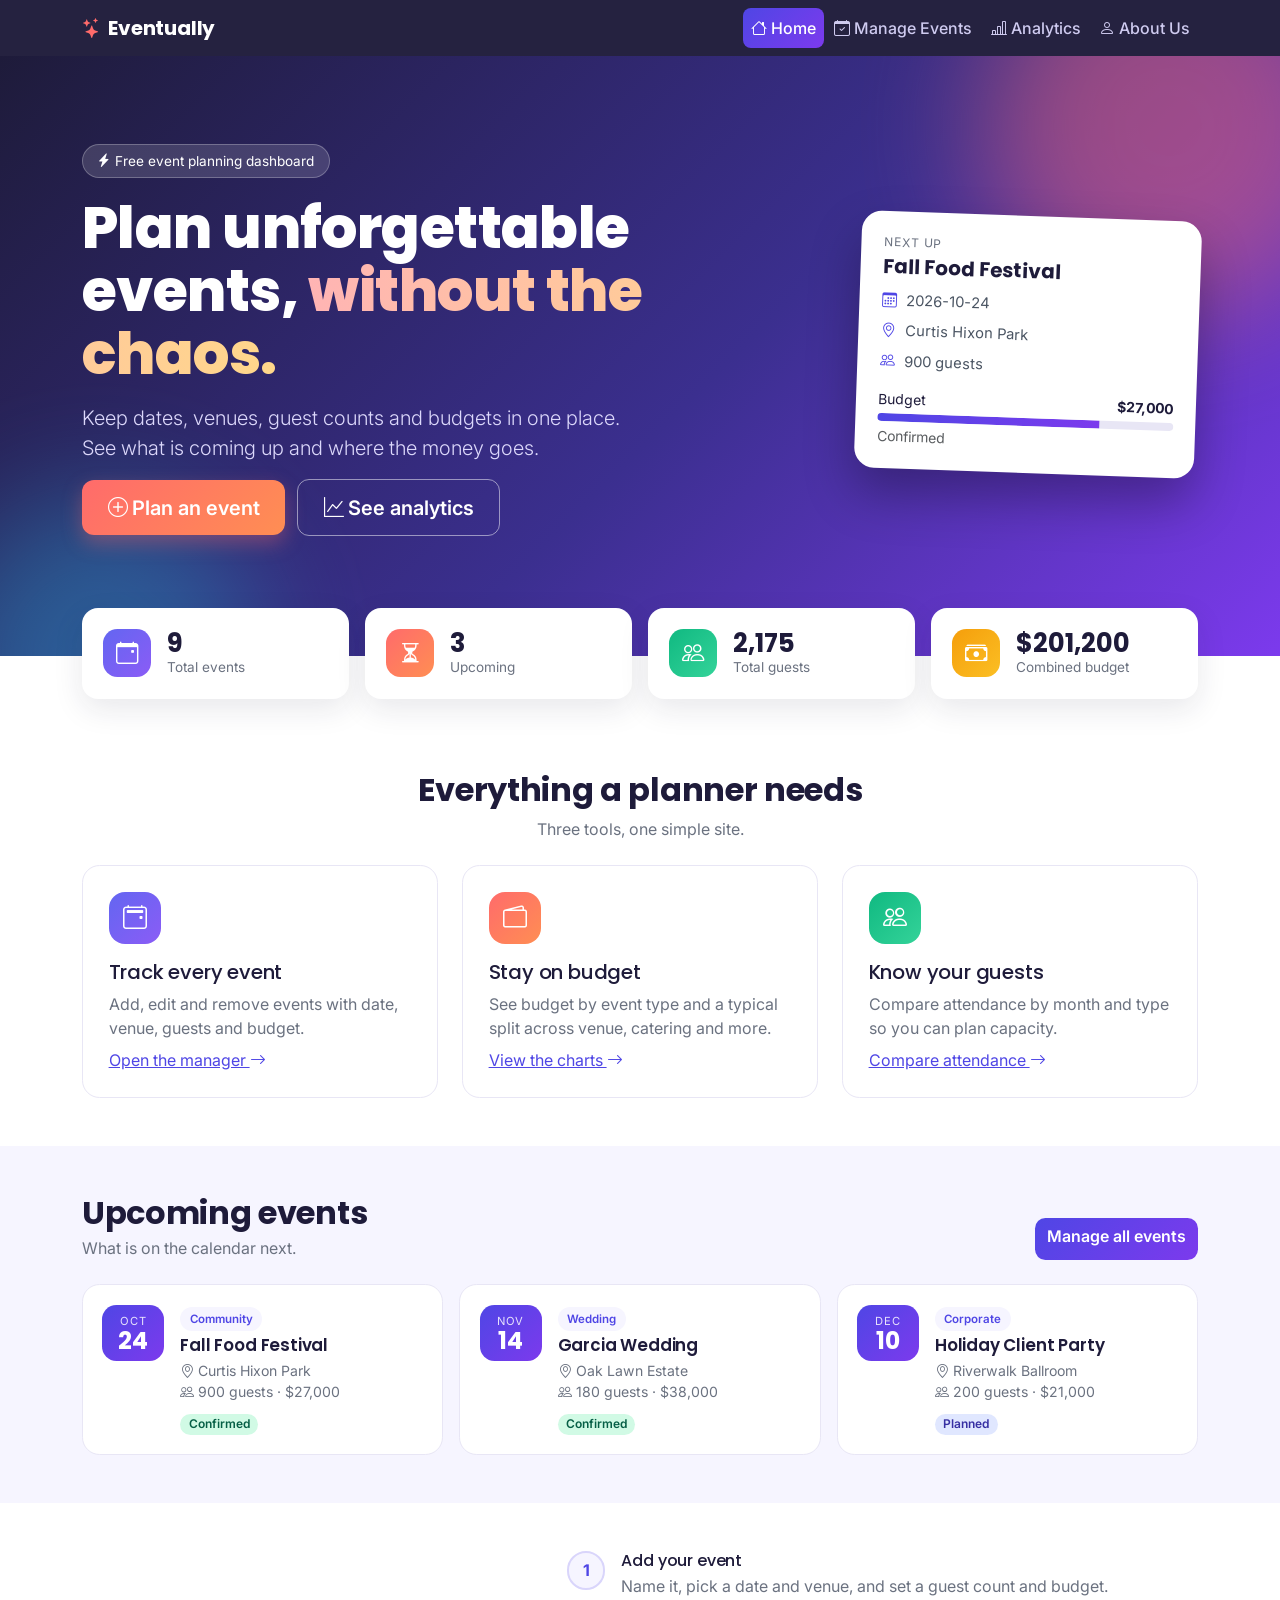
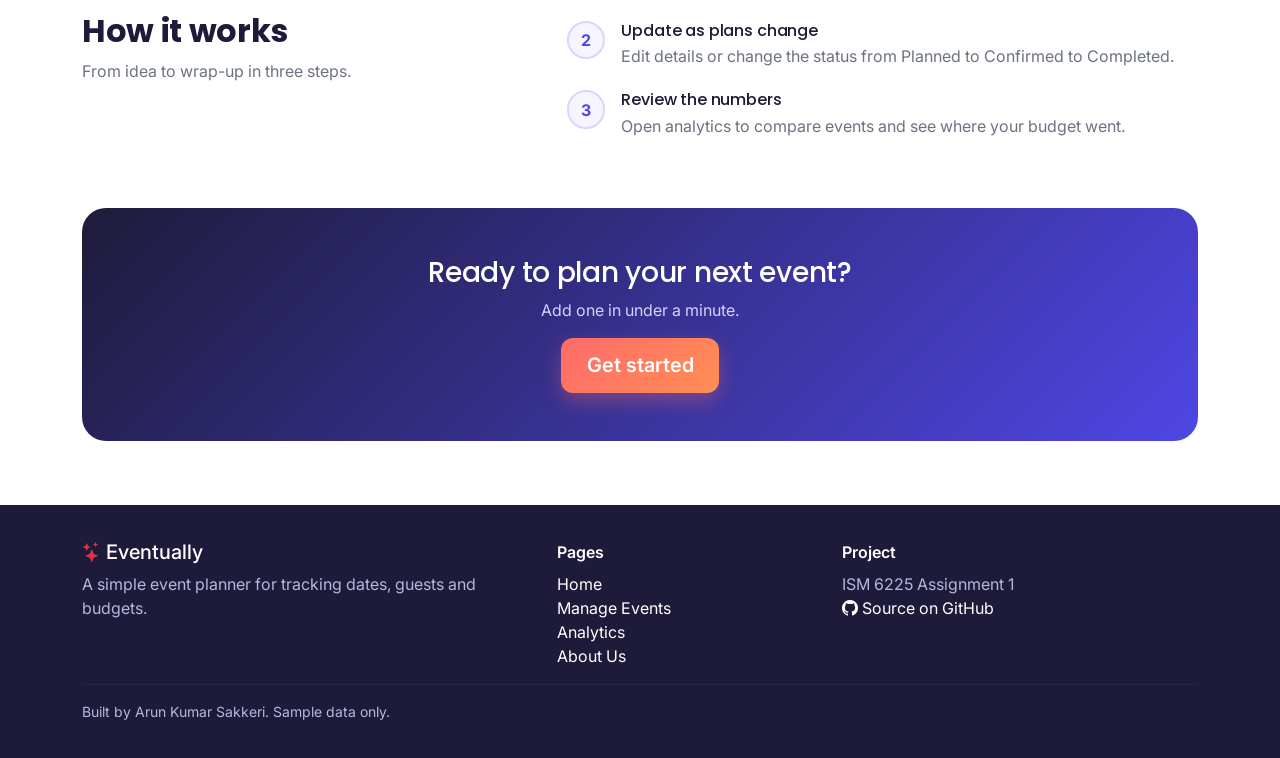
<file: index.html>
<!doctype html>
<html lang="en">
<head>
<meta charset="utf-8"><meta name="viewport" content="width=device-width,initial-scale=1">
<title>Eventually | Event Planner</title>
<meta name="description" content="Plan, track and analyze events in one place.">
<link rel="preconnect" href="https://fonts.googleapis.com"><link rel="preconnect" href="https://fonts.gstatic.com" crossorigin>
<link href="https://fonts.googleapis.com/css2?family=Inter:wght@400;500;600&family=Poppins:wght@600;700;800&display=swap" rel="stylesheet">
<link href="https://cdn.jsdelivr.net/npm/bootstrap@5.3.3/dist/css/bootstrap.min.css" rel="stylesheet">
<link href="https://cdn.jsdelivr.net/npm/bootstrap-icons@1.11.3/font/bootstrap-icons.min.css" rel="stylesheet">
<link href="css/style.css" rel="stylesheet">
</head>
<body>
<a class="skip" href="#main">Skip to content</a>
<div id="site-nav"></div>
<header class="hero">
 <div class="container"><div class="row align-items-center g-4">
  <div class="col-lg-7">
   <span class="eyebrow"><i class="bi bi-lightning-charge-fill me-1"></i>Free event planning dashboard</span>
   <h1>Plan unforgettable events, <span>without the chaos.</span></h1>
   <p class="lead my-3">Keep dates, venues, guest counts and budgets in one place. See what is coming up and where the money goes.</p>
   <a class="btn btn-grad btn-lg me-2 mb-2" href="manageevents.html"><i class="bi bi-plus-circle me-1"></i>Plan an event</a>
   <a class="btn btn-ghost btn-lg mb-2" href="analytics.html"><i class="bi bi-graph-up me-1"></i>See analytics</a>
  </div>
  <div class="col-lg-5"><div class="next-card" id="nextCard" aria-live="polite"></div></div>
 </div></div>
</header>

<main id="main">
 <section class="container stats-wrap"><div class="row g-3" id="stats" aria-live="polite"></div></section>

 <section class="container my-5 pt-4">
  <div class="text-center mb-4"><h2 class="section-title">Everything a planner needs</h2><p class="section-sub">Three tools, one simple site.</p></div>
  <div class="row g-4">
   <div class="col-md-4"><div class="feature"><div class="ico g1"><i class="bi bi-calendar2-event"></i></div><h3 class="h5">Track every event</h3><p class="section-sub mb-2">Add, edit and remove events with date, venue, guests and budget.</p><a href="manageevents.html">Open the manager <i class="bi bi-arrow-right"></i></a></div></div>
   <div class="col-md-4"><div class="feature"><div class="ico g2"><i class="bi bi-wallet2"></i></div><h3 class="h5">Stay on budget</h3><p class="section-sub mb-2">See budget by event type and a typical split across venue, catering and more.</p><a href="analytics.html">View the charts <i class="bi bi-arrow-right"></i></a></div></div>
   <div class="col-md-4"><div class="feature"><div class="ico g3"><i class="bi bi-people"></i></div><h3 class="h5">Know your guests</h3><p class="section-sub mb-2">Compare attendance by month and type so you can plan capacity.</p><a href="analytics.html">Compare attendance <i class="bi bi-arrow-right"></i></a></div></div>
  </div>
 </section>

 <section class="band py-5"><div class="container">
  <div class="d-flex justify-content-between align-items-end mb-4 flex-wrap gap-2">
   <div><h2 class="section-title mb-1">Upcoming events</h2><p class="section-sub mb-0">What is on the calendar next.</p></div>
   <a class="btn btn-primary" href="manageevents.html">Manage all events</a>
  </div>
  <div class="row g-3" id="upcoming"></div>
 </div></section>

 <section class="container my-5"><div class="row g-5 align-items-center">
  <div class="col-lg-5"><h2 class="section-title">How it works</h2><p class="section-sub">From idea to wrap-up in three steps.</p></div>
  <div class="col-lg-7 steps">
   <div class="step"><div class="n">1</div><h3 class="h6 mb-1">Add your event</h3><div class="section-sub">Name it, pick a date and venue, and set a guest count and budget.</div></div>
   <div class="step"><div class="n">2</div><h3 class="h6 mb-1">Update as plans change</h3><div class="section-sub">Edit details or change the status from Planned to Confirmed to Completed.</div></div>
   <div class="step"><div class="n">3</div><h3 class="h6 mb-1">Review the numbers</h3><div class="section-sub">Open analytics to compare events and see where your budget went.</div></div>
  </div>
 </div></section>

 <section class="container"><div class="cta"><h2 class="h3 mb-2">Ready to plan your next event?</h2><p class="mb-3" style="color:#d6d2fa">Add one in under a minute.</p><a class="btn btn-grad btn-lg" href="manageevents.html">Get started</a></div></section>
</main>
<div id="site-footer"></div>
<script src="https://cdn.jsdelivr.net/npm/bootstrap@5.3.3/dist/js/bootstrap.bundle.min.js"></script>
<script src="js/data.js"></script>
<script src="js/store.js"></script>
<script src="js/layout.js"></script>
<script src="js/home.js"></script>
</body>
</html>
</file>
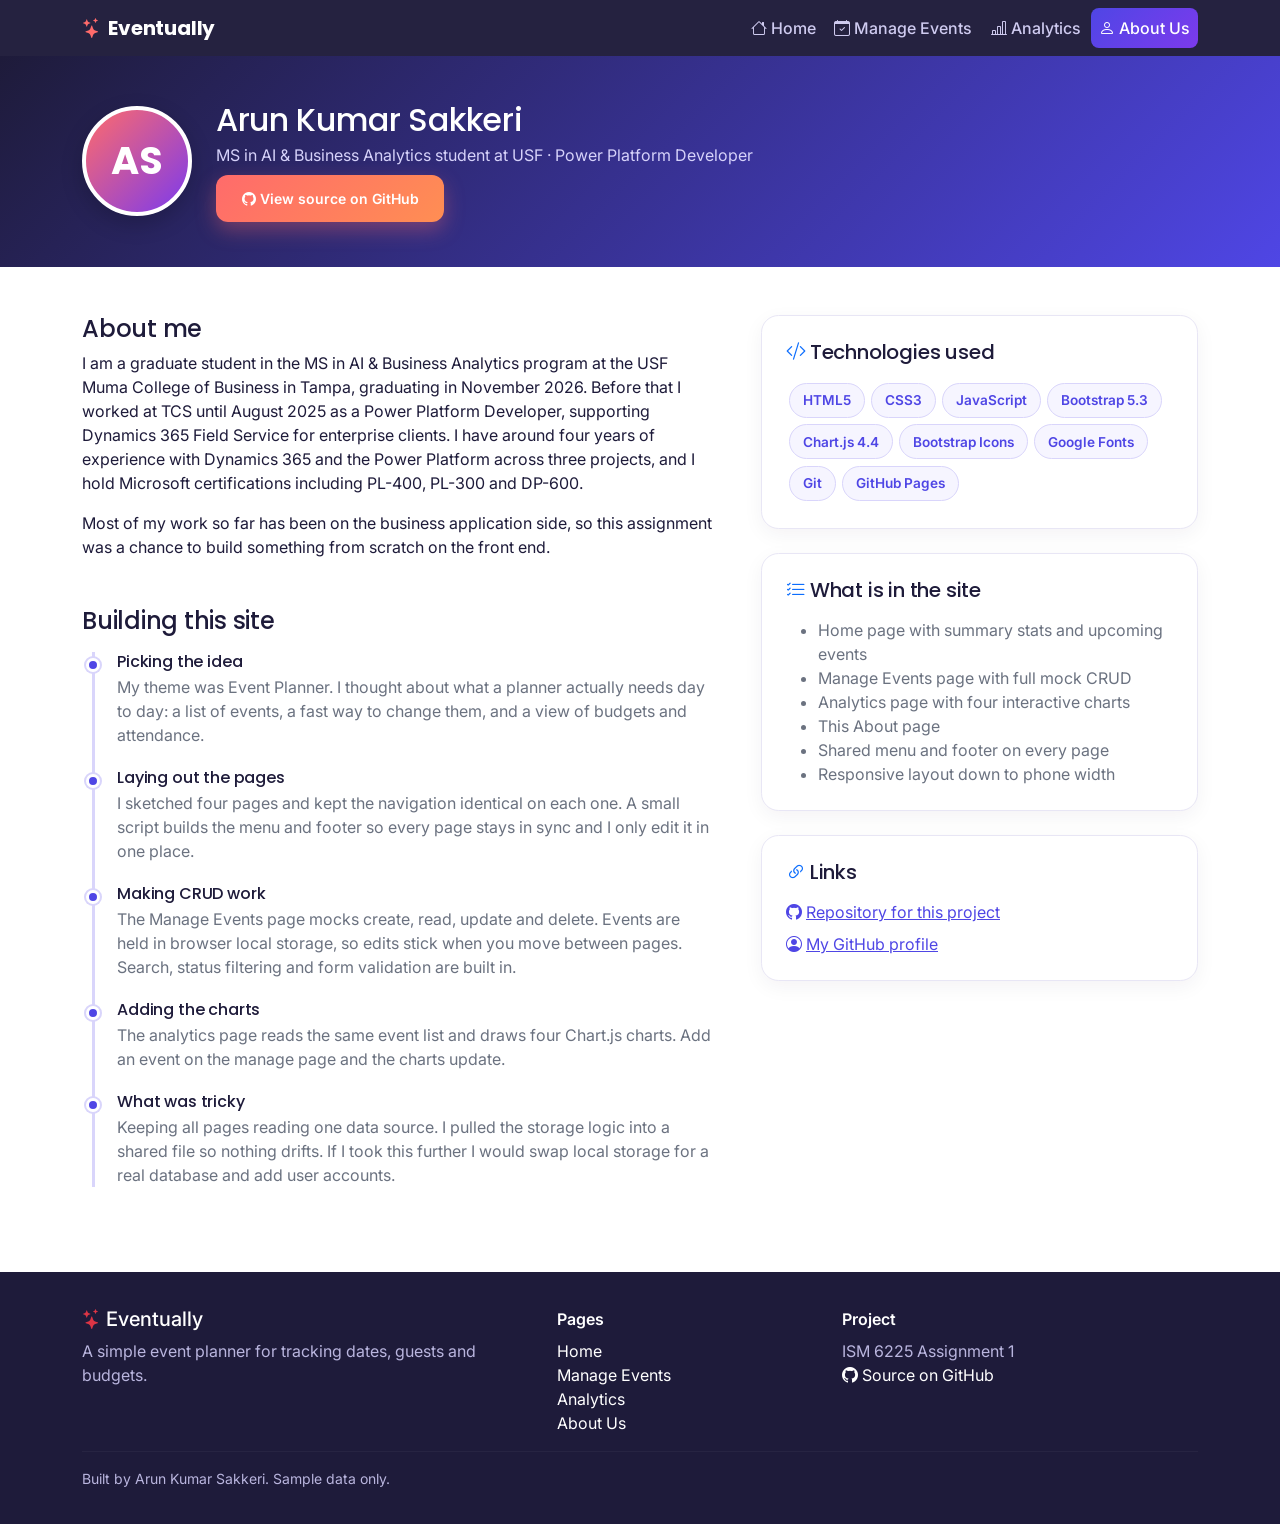
<file: aboutus.html>
<!doctype html>
<html lang="en">
<head>
<meta charset="utf-8"><meta name="viewport" content="width=device-width,initial-scale=1">
<title>Eventually | About Us</title>
<link rel="preconnect" href="https://fonts.googleapis.com"><link rel="preconnect" href="https://fonts.gstatic.com" crossorigin>
<link href="https://fonts.googleapis.com/css2?family=Inter:wght@400;500;600&family=Poppins:wght@600;700;800&display=swap" rel="stylesheet">
<link href="https://cdn.jsdelivr.net/npm/bootstrap@5.3.3/dist/css/bootstrap.min.css" rel="stylesheet">
<link href="https://cdn.jsdelivr.net/npm/bootstrap-icons@1.11.3/font/bootstrap-icons.min.css" rel="stylesheet">
<link href="css/style.css" rel="stylesheet">
</head>
<body>
<a class="skip" href="#main">Skip to content</a>
<div id="site-nav"></div>
<header class="page-head"><div class="container d-flex flex-wrap align-items-center gap-4">
 <div class="avatar">AS</div>
 <div><h1 class="h2 mb-1">Arun Kumar Sakkeri</h1><p>MS in AI &amp; Business Analytics student at USF &middot; Power Platform Developer</p>
 <a class="btn btn-grad btn-sm mt-2" href="https://github.com/arunsakkeri/event-planner" target="_blank" rel="noopener"><i class="bi bi-github me-1"></i>View source on GitHub</a></div>
</div></header>
<main id="main" class="container my-5">
 <div class="row g-5">
  <div class="col-lg-7">
   <h2 class="h4">About me</h2>
   <p>I am a graduate student in the MS in AI &amp; Business Analytics program at the USF Muma College of Business in Tampa, graduating in November 2026. Before that I worked at TCS until August 2025 as a Power Platform Developer, supporting Dynamics 365 Field Service for enterprise clients. I have around four years of experience with Dynamics 365 and the Power Platform across three projects, and I hold Microsoft certifications including PL-400, PL-300 and DP-600.</p>
   <p>Most of my work so far has been on the business application side, so this assignment was a chance to build something from scratch on the front end.</p>

   <h2 class="h4 mt-5">Building this site</h2>
   <div class="timeline mt-3">
    <div class="item"><h3 class="h6 mb-1">Picking the idea</h3><p class="section-sub mb-0">My theme was Event Planner. I thought about what a planner actually needs day to day: a list of events, a fast way to change them, and a view of budgets and attendance.</p></div>
    <div class="item"><h3 class="h6 mb-1">Laying out the pages</h3><p class="section-sub mb-0">I sketched four pages and kept the navigation identical on each one. A small script builds the menu and footer so every page stays in sync and I only edit it in one place.</p></div>
    <div class="item"><h3 class="h6 mb-1">Making CRUD work</h3><p class="section-sub mb-0">The Manage Events page mocks create, read, update and delete. Events are held in browser local storage, so edits stick when you move between pages. Search, status filtering and form validation are built in.</p></div>
    <div class="item"><h3 class="h6 mb-1">Adding the charts</h3><p class="section-sub mb-0">The analytics page reads the same event list and draws four Chart.js charts. Add an event on the manage page and the charts update.</p></div>
    <div class="item"><h3 class="h6 mb-1">What was tricky</h3><p class="section-sub mb-0">Keeping all pages reading one data source. I pulled the storage logic into a shared file so nothing drifts. If I took this further I would swap local storage for a real database and add user accounts.</p></div>
   </div>
  </div>
  <div class="col-lg-5">
   <div class="panel p-4 mb-4">
    <h2 class="h5 mb-3"><i class="bi bi-code-slash text-primary me-1"></i>Technologies used</h2>
    <div><span class="skill">HTML5</span><span class="skill">CSS3</span><span class="skill">JavaScript</span><span class="skill">Bootstrap 5.3</span><span class="skill">Chart.js 4.4</span><span class="skill">Bootstrap Icons</span><span class="skill">Google Fonts</span><span class="skill">Git</span><span class="skill">GitHub Pages</span></div>
   </div>
   <div class="panel p-4 mb-4">
    <h2 class="h5 mb-3"><i class="bi bi-list-check text-primary me-1"></i>What is in the site</h2>
    <ul class="mb-0 section-sub">
     <li>Home page with summary stats and upcoming events</li>
     <li>Manage Events page with full mock CRUD</li>
     <li>Analytics page with four interactive charts</li>
     <li>This About page</li>
     <li>Shared menu and footer on every page</li>
     <li>Responsive layout down to phone width</li>
    </ul>
   </div>
   <div class="panel p-4">
    <h2 class="h5 mb-3"><i class="bi bi-link-45deg text-primary me-1"></i>Links</h2>
    <p class="mb-2"><a href="https://github.com/arunsakkeri/event-planner" target="_blank" rel="noopener"><i class="bi bi-github me-1"></i>Repository for this project</a></p>
    <p class="mb-0"><a href="https://github.com/arunsakkeri" target="_blank" rel="noopener"><i class="bi bi-person-circle me-1"></i>My GitHub profile</a></p>
   </div>
  </div>
 </div>
</main>
<div id="site-footer"></div>
<script src="https://cdn.jsdelivr.net/npm/bootstrap@5.3.3/dist/js/bootstrap.bundle.min.js"></script>
<script src="js/layout.js"></script>
</body>
</html>
</file>
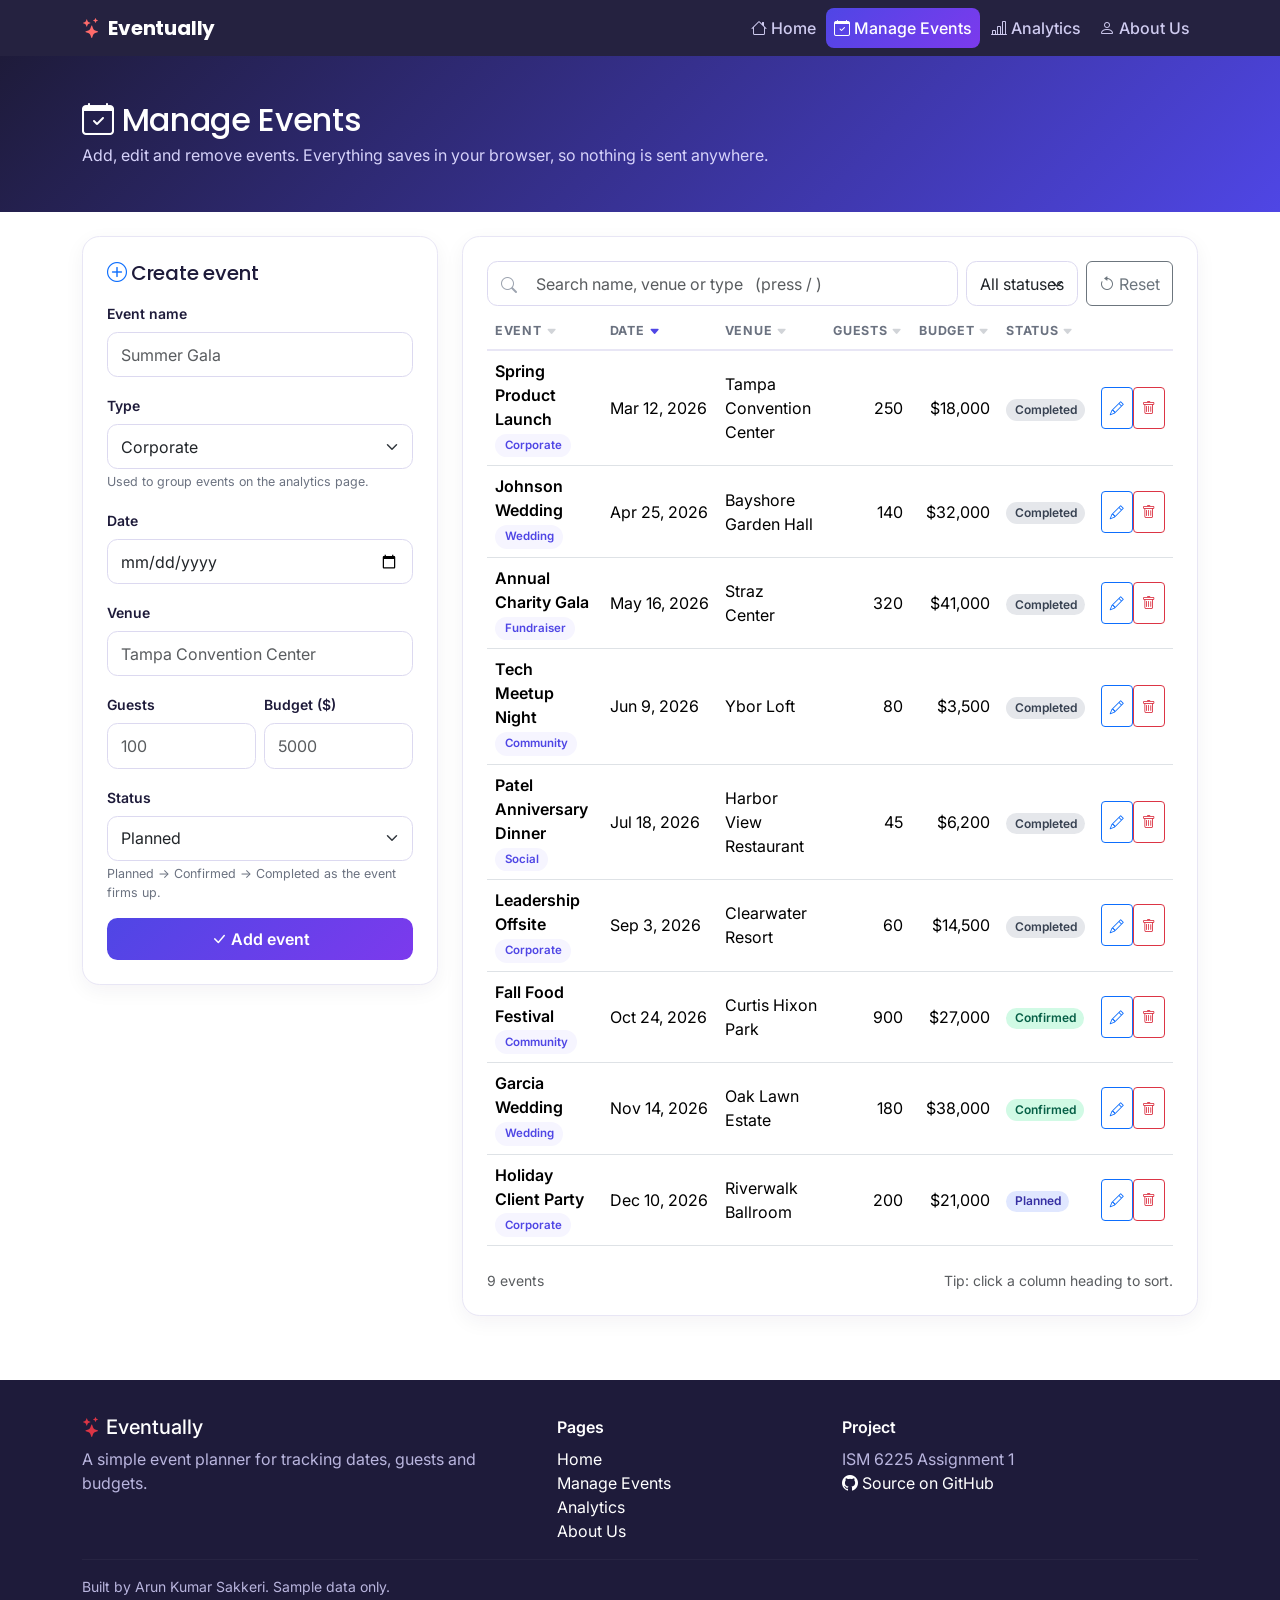
<file: manageevents.html>
<!doctype html>
<html lang="en">
<head>
<meta charset="utf-8"><meta name="viewport" content="width=device-width,initial-scale=1">
<title>Eventually | Manage Events</title>
<link rel="preconnect" href="https://fonts.googleapis.com"><link rel="preconnect" href="https://fonts.gstatic.com" crossorigin>
<link href="https://fonts.googleapis.com/css2?family=Inter:wght@400;500;600&family=Poppins:wght@600;700;800&display=swap" rel="stylesheet">
<link href="https://cdn.jsdelivr.net/npm/bootstrap@5.3.3/dist/css/bootstrap.min.css" rel="stylesheet">
<link href="https://cdn.jsdelivr.net/npm/bootstrap-icons@1.11.3/font/bootstrap-icons.min.css" rel="stylesheet">
<link href="css/style.css" rel="stylesheet">
</head>
<body>
<a class="skip" href="#main">Skip to content</a>
<div id="site-nav"></div>
<header class="page-head"><div class="container">
 <h1 class="h2 mb-1"><i class="bi bi-calendar-check me-2"></i>Manage Events</h1>
 <p>Add, edit and remove events. Everything saves in your browser, so nothing is sent anywhere.</p>
</div></header>
<main id="main" class="container my-4">
 <div class="row g-4">
  <div class="col-lg-4">
   <div class="panel p-3 p-lg-4" id="formPanel">
    <h2 class="h5 mb-3" id="formTitle"><i class="bi bi-plus-circle me-1 text-primary"></i>Create event</h2>
    <div class="edit-banner d-none mb-3" id="editBanner"></div>
    <form id="form" novalidate>
     <input type="hidden" id="eid">
     <div class="mb-3"><label class="form-label small fw-semibold" for="name">Event name</label>
      <input class="form-control" id="name" placeholder="Summer Gala" required maxlength="60">
      <div class="invalid-feedback">Give the event a name so you can find it later.</div></div>
     <div class="mb-3"><label class="form-label small fw-semibold" for="type">Type</label><select class="form-select" id="type"></select>
      <div class="form-text">Used to group events on the analytics page.</div></div>
     <div class="mb-3"><label class="form-label small fw-semibold" for="date">Date</label>
      <input type="date" class="form-control" id="date" required>
      <div class="invalid-feedback">Pick the date the event takes place.</div></div>
     <div class="mb-3"><label class="form-label small fw-semibold" for="venue">Venue</label>
      <input class="form-control" id="venue" placeholder="Tampa Convention Center" required maxlength="60">
      <div class="invalid-feedback">Enter where the event is held.</div></div>
     <div class="row g-2 mb-3">
      <div class="col"><label class="form-label small fw-semibold" for="guests">Guests</label>
       <input type="number" min="1" class="form-control" id="guests" placeholder="100" required>
       <div class="invalid-feedback">Enter 1 or more.</div></div>
      <div class="col"><label class="form-label small fw-semibold" for="budget">Budget ($)</label>
       <input type="number" min="0" class="form-control" id="budget" placeholder="5000" required>
       <div class="invalid-feedback">Enter 0 or more.</div></div>
     </div>
     <div class="mb-3"><label class="form-label small fw-semibold" for="status">Status</label><select class="form-select" id="status"></select>
      <div class="form-text">Planned &rarr; Confirmed &rarr; Completed as the event firms up.</div></div>
     <div class="d-flex gap-2">
      <button class="btn btn-primary flex-grow-1" type="submit" id="saveBtn"><i class="bi bi-check-lg me-1"></i>Add event</button>
      <button class="btn btn-outline-secondary d-none" type="button" id="cancelBtn">Cancel</button></div>
    </form>
   </div>
  </div>
  <div class="col-lg-8">
   <div class="panel p-3 p-lg-4">
    <div class="d-flex flex-wrap gap-2 mb-2">
     <div class="position-relative flex-grow-1"><i class="bi bi-search position-absolute" style="left:.85rem;top:.72rem;color:#9ca3af"></i>
      <input class="form-control ps-5" id="search" type="search" placeholder="Search name, venue or type   (press / )" aria-label="Search events"></div>
     <select class="form-select w-auto" id="filter" aria-label="Filter by status"><option value="">All statuses</option></select>
     <button class="btn btn-outline-secondary" id="resetBtn" type="button"><i class="bi bi-arrow-counterclockwise me-1"></i>Reset</button>
    </div>
    <div id="chips" class="mb-2"></div>
    <div class="table-responsive tbl-wrap"><table class="table table-hover align-middle">
     <thead><tr>
      <th class="sortable" data-key="name" tabindex="0" role="button" scope="col">Event <i class="arr bi bi-caret-down-fill"></i></th>
      <th class="sortable" data-key="date" tabindex="0" role="button" scope="col">Date <i class="arr bi bi-caret-down-fill"></i></th>
      <th class="sortable" data-key="venue" tabindex="0" role="button" scope="col">Venue <i class="arr bi bi-caret-down-fill"></i></th>
      <th class="sortable text-end" data-key="guests" tabindex="0" role="button" scope="col">Guests <i class="arr bi bi-caret-down-fill"></i></th>
      <th class="sortable text-end" data-key="budget" tabindex="0" role="button" scope="col">Budget <i class="arr bi bi-caret-down-fill"></i></th>
      <th class="sortable" data-key="status" tabindex="0" role="button" scope="col">Status <i class="arr bi bi-caret-down-fill"></i></th>
      <th class="text-end" scope="col"><span class="visually-hidden">Actions</span></th>
     </tr></thead><tbody id="tblBody"></tbody></table></div>
    <div class="m-list" id="mList"></div>
    <div class="d-flex justify-content-between align-items-center flex-wrap gap-2 mt-2">
     <p class="small text-muted mb-0" id="count" aria-live="polite"></p>
     <p class="small text-muted mb-0 d-none d-md-block">Tip: click a column heading to sort.</p>
    </div>
   </div>
  </div>
 </div>
</main>

<div class="modal fade" id="delModal" tabindex="-1" aria-labelledby="delTitle" aria-hidden="true">
 <div class="modal-dialog modal-dialog-centered"><div class="modal-content" style="border-radius:1rem;border:0">
  <div class="modal-body p-4 text-center">
   <i class="bi bi-trash3 text-danger" style="font-size:2.2rem"></i>
   <h2 class="h5 mt-2" id="delTitle">Delete this event?</h2>
   <p class="text-muted mb-4">You are about to remove <strong id="delName"></strong>. You can undo straight after.</p>
   <div class="d-flex gap-2"><button class="btn btn-outline-secondary flex-grow-1" data-bs-dismiss="modal">Keep it</button>
    <button class="btn btn-danger flex-grow-1" id="confirmDel">Delete</button></div>
  </div></div></div>
</div>
<div class="modal fade" id="resetModal" tabindex="-1" aria-labelledby="resetTitle" aria-hidden="true">
 <div class="modal-dialog modal-dialog-centered"><div class="modal-content" style="border-radius:1rem;border:0">
  <div class="modal-body p-4 text-center">
   <i class="bi bi-arrow-counterclockwise text-primary" style="font-size:2.2rem"></i>
   <h2 class="h5 mt-2" id="resetTitle">Restore sample events?</h2>
   <p class="text-muted mb-4">This replaces your current list with the original sample data.</p>
   <div class="d-flex gap-2"><button class="btn btn-outline-secondary flex-grow-1" data-bs-dismiss="modal">Cancel</button>
    <button class="btn btn-primary flex-grow-1" id="confirmReset">Restore</button></div>
  </div></div></div>
</div>

<div class="toast-box"><div id="msg" class="alert d-none" role="status" aria-live="polite"></div></div>
<button class="to-top" id="toTop" aria-label="Back to top"><i class="bi bi-arrow-up"></i></button>
<div id="site-footer"></div>
<script src="https://cdn.jsdelivr.net/npm/bootstrap@5.3.3/dist/js/bootstrap.bundle.min.js"></script>
<script src="js/data.js"></script>
<script src="js/store.js"></script>
<script src="js/layout.js"></script>
<script src="js/manage.js"></script>
</body>
</html>
</file>
<file: css/style.css>
:root{--ink:#1e1b3a;--indigo:#4f46e5;--violet:#7c3aed;--coral:#ff6b6b;--amber:#f59e0b;--mint:#10b981;--soft:#f6f5ff;--line:#e8e6f5;--muted:#6b7280}
*{scroll-behavior:smooth}
body{font-family:Inter,system-ui,-apple-system,"Segoe UI",sans-serif;color:var(--ink);background:#fff}
h1,h2,h3,h4,h5,.navbar-brand{font-family:Poppins,Inter,sans-serif;letter-spacing:-.01em}
a{color:var(--indigo)}
.skip{position:absolute;left:-999px}.skip:focus{left:8px;top:8px;z-index:99;background:#fff;padding:.5rem}

/* nav */
.navbar{background:rgba(30,27,58,.97);backdrop-filter:blur(8px);position:sticky;top:0;z-index:50}
.navbar-brand{font-weight:700;color:#fff}.navbar-brand i{color:var(--coral);margin-right:.4rem}
.navbar .nav-link{color:#cfcbf0;font-weight:500;padding:.5rem .9rem;border-radius:.5rem;margin-left:.15rem}
.navbar .nav-link:hover{color:#fff;background:rgba(255,255,255,.08)}
.navbar .nav-link.active{color:#fff;background:linear-gradient(135deg,var(--indigo),var(--violet))}

/* hero */
.hero{position:relative;overflow:hidden;color:#fff;padding:5.5rem 0 7rem;background:linear-gradient(135deg,#1e1b3a 0%,#3b2f8f 55%,#7c3aed 100%)}
.hero:before,.hero:after{content:"";position:absolute;border-radius:50%;filter:blur(60px);opacity:.45}
.hero:before{width:380px;height:380px;background:var(--coral);top:-120px;right:-80px}
.hero:after{width:320px;height:320px;background:#22d3ee;bottom:-160px;left:-60px;opacity:.3}
.hero .container{position:relative;z-index:1}
.eyebrow{display:inline-block;background:rgba(255,255,255,.14);border:1px solid rgba(255,255,255,.25);padding:.35rem .9rem;border-radius:2rem;font-size:.85rem;margin-bottom:1.2rem}
.hero h1{font-weight:800;font-size:clamp(2.2rem,5vw,3.6rem);line-height:1.1}
.hero h1 span{background:linear-gradient(90deg,#ffb4b4,#ffd88a);-webkit-background-clip:text;background-clip:text;color:transparent}
.hero p.lead{color:#dcd8fb;max-width:34rem}
.btn-grad{background:linear-gradient(135deg,var(--coral),#ff8e53);border:0;color:#fff;font-weight:600;padding:.8rem 1.6rem;border-radius:.75rem;box-shadow:0 8px 20px rgba(255,107,107,.35)}
.btn-grad:hover{color:#fff;transform:translateY(-2px)}
.btn-ghost{border:1.5px solid rgba(255,255,255,.5);color:#fff;font-weight:600;padding:.8rem 1.6rem;border-radius:.75rem}
.btn-ghost:hover{background:rgba(255,255,255,.12);color:#fff}
.next-card{background:#fff;color:var(--ink);border-radius:1.25rem;padding:1.4rem;box-shadow:0 25px 50px rgba(0,0,0,.3);transform:rotate(2deg);max-width:340px;margin-left:auto}
.next-card .label{font-size:.75rem;text-transform:uppercase;letter-spacing:.08em;color:var(--muted)}
.next-card .title{font-family:Poppins;font-weight:700;font-size:1.25rem}
.next-card .row-i{display:flex;gap:.6rem;align-items:center;color:#4b5563;font-size:.92rem;margin-top:.5rem}
.next-card .row-i i{color:var(--indigo)}
.progress{height:8px;border-radius:8px;background:var(--line)}.progress-bar{background:linear-gradient(90deg,var(--indigo),var(--violet))}

/* stats overlap */
.stats-wrap{margin-top:-4rem;position:relative;z-index:2}
.stat{background:#fff;border-radius:1rem;padding:1.3rem;box-shadow:0 10px 30px rgba(30,27,58,.1);display:flex;gap:1rem;align-items:center;height:100%}
.stat .ico{width:48px;height:48px;border-radius:.9rem;display:grid;place-items:center;font-size:1.4rem;color:#fff;flex:none}
.stat .num{font-family:Poppins;font-size:1.6rem;font-weight:700;line-height:1.1}
.stat .lbl{color:var(--muted);font-size:.85rem}
.g1{background:linear-gradient(135deg,#6366f1,#8b5cf6)}.g2{background:linear-gradient(135deg,#ff6b6b,#ff8e53)}.g3{background:linear-gradient(135deg,#10b981,#34d399)}.g4{background:linear-gradient(135deg,#f59e0b,#fbbf24)}

/* sections */
.section-title{font-weight:700}
.section-sub{color:var(--muted)}
.feature{border:1px solid var(--line);border-radius:1.1rem;padding:1.6rem;height:100%;background:#fff;transition:.2s}
.feature:hover{transform:translateY(-4px);box-shadow:0 14px 30px rgba(79,70,229,.12);border-color:#cfcaf7}
.feature .ico{width:52px;height:52px;border-radius:1rem;display:grid;place-items:center;font-size:1.5rem;color:#fff;margin-bottom:1rem}
.steps .step{position:relative;padding-left:3.4rem;margin-bottom:1.4rem}
.steps .n{position:absolute;left:0;top:0;width:2.4rem;height:2.4rem;border-radius:50%;background:var(--soft);color:var(--indigo);font-weight:700;display:grid;place-items:center;border:2px solid #d9d5fb}
.band{background:var(--soft)}

/* event cards */
.ev-card{border:1px solid var(--line);border-radius:1.1rem;padding:1.2rem;background:#fff;height:100%;display:flex;gap:1rem;transition:.2s}
.ev-card:hover{box-shadow:0 12px 26px rgba(30,27,58,.1);transform:translateY(-3px)}
.date-box{flex:none;width:62px;border-radius:.9rem;background:linear-gradient(135deg,var(--indigo),var(--violet));color:#fff;text-align:center;padding:.5rem 0;height:max-content}
.date-box .m{font-size:.7rem;text-transform:uppercase;letter-spacing:.08em;opacity:.85}
.date-box .d{font-family:Poppins;font-size:1.5rem;font-weight:700;line-height:1}
.ev-card h3{font-size:1.05rem;font-weight:600;margin:0 0 .3rem}
.meta{color:var(--muted);font-size:.88rem}
.chip{display:inline-block;font-size:.72rem;font-weight:600;padding:.2rem .6rem;border-radius:2rem;background:var(--soft);color:var(--indigo)}
.cta{background:linear-gradient(135deg,#1e1b3a,#4f46e5);color:#fff;border-radius:1.5rem;padding:3rem 2rem;text-align:center}

/* page header */
.page-head{background:linear-gradient(135deg,#1e1b3a,#4f46e5);color:#fff;padding:2.8rem 0}
.page-head p{color:#d6d2fa;margin:0}

/* forms and tables */
.panel{border:1px solid var(--line);border-radius:1.1rem;background:#fff;box-shadow:0 6px 20px rgba(30,27,58,.05)}
.form-control,.form-select{border-radius:.65rem;border-color:#dcd9f0;padding:.6rem .8rem}
.form-control:focus,.form-select:focus{border-color:var(--indigo);box-shadow:0 0 0 .2rem rgba(79,70,229,.15)}
.btn-primary{background:linear-gradient(135deg,var(--indigo),var(--violet));border:0;border-radius:.65rem;font-weight:600}
.table thead th{font-size:.78rem;text-transform:uppercase;letter-spacing:.06em;color:var(--muted);border-bottom:2px solid var(--line)}
.table td{vertical-align:middle}
.badge{font-weight:600;padding:.4em .7em;border-radius:2rem}
.badge-planned{background:#e0e7ff;color:#3730a3}.badge-confirmed{background:#d1fae5;color:#065f46}
.badge-completed{background:#e5e7eb;color:#374151}.badge-cancelled{background:#fee2e2;color:#991b1b}
.toast-box{position:fixed;right:1rem;bottom:1rem;z-index:99;min-width:240px}

/* charts */
.chart-box{position:relative;height:300px}
.kpi{border-radius:1rem;padding:1.2rem;color:#fff}
.kpi .v{font-family:Poppins;font-size:1.7rem;font-weight:700}
.kpi .t{opacity:.9;font-size:.85rem}

/* about */
.avatar{width:110px;height:110px;border-radius:50%;display:grid;place-items:center;font-family:Poppins;font-weight:700;font-size:2.4rem;color:#fff;background:linear-gradient(135deg,var(--coral),var(--violet));border:4px solid #fff;box-shadow:0 8px 22px rgba(0,0,0,.2)}
.skill{display:inline-block;margin:.2rem;padding:.4rem .8rem;border-radius:2rem;background:var(--soft);color:var(--indigo);font-weight:600;font-size:.85rem;border:1px solid #d9d5fb}
.timeline{border-left:3px solid #d9d5fb;margin-left:.6rem;padding-left:1.4rem}
.timeline .item{position:relative;margin-bottom:1.3rem}
.timeline .item:before{content:"";position:absolute;left:-1.95rem;top:.35rem;width:14px;height:14px;border-radius:50%;background:var(--indigo);border:3px solid #fff;box-shadow:0 0 0 2px #d9d5fb}

footer{background:#1e1b3a;color:#b9b5de;padding:2.2rem 0;margin-top:4rem}
footer a{color:#fff;text-decoration:none}footer a:hover{text-decoration:underline}
@media (max-width:575px){.next-card{transform:none;margin:2rem auto 0}.hero{padding:3.5rem 0 6rem}}
@media (prefers-reduced-motion:reduce){*{transition:none!important;scroll-behavior:auto}}

/* ---- usability additions ---- */
.form-text{font-size:.78rem;color:var(--muted)}
.panel.editing{border-color:var(--amber);box-shadow:0 0 0 3px rgba(245,158,11,.15)}
.edit-banner{background:#fff7ed;border:1px solid #fed7aa;color:#9a3412;border-radius:.65rem;padding:.55rem .8rem;font-size:.85rem;display:flex;align-items:center;gap:.5rem}
.sortable{cursor:pointer;user-select:none;white-space:nowrap}
.sortable:hover{color:var(--indigo)}
.sortable .arr{opacity:.3;font-size:.7rem}
.sortable.on .arr{opacity:1;color:var(--indigo)}
.empty{text-align:center;padding:3rem 1rem;color:var(--muted)}
.empty i{font-size:2.6rem;display:block;margin-bottom:.6rem;color:#c7c3ee}
.toast-box{position:fixed;right:1rem;bottom:1rem;z-index:1080;max-width:min(92vw,360px)}
.toast-msg{border-radius:.8rem;border:0;box-shadow:0 12px 30px rgba(30,27,58,.2);display:flex;align-items:center;gap:.6rem}
.to-top{position:fixed;left:1rem;bottom:1rem;width:44px;height:44px;border-radius:50%;border:0;background:var(--indigo);color:#fff;box-shadow:0 8px 20px rgba(79,70,229,.4);display:none;place-items:center;z-index:40}
.to-top.show{display:grid}
.filter-chip{border:1px solid #d9d5fb;background:var(--soft);color:var(--indigo);border-radius:2rem;padding:.25rem .5rem .25rem .75rem;font-size:.8rem;font-weight:600;display:inline-flex;align-items:center;gap:.4rem}
.filter-chip button{border:0;background:none;color:inherit;line-height:1;padding:0}
.hint{background:var(--soft);border:1px dashed #cfcaf7;border-radius:.8rem;padding:.7rem .9rem;font-size:.85rem;color:#4338ca}
.takeaway{font-size:.85rem;color:var(--muted);border-top:1px solid var(--line);margin-top:.9rem;padding-top:.7rem}
.takeaway strong{color:var(--ink)}
/* mobile: table becomes cards */
@media (max-width:767px){
 .tbl-wrap{display:none}
 .m-list{display:block}
 .m-card{border:1px solid var(--line);border-radius:1rem;padding:.9rem;margin-bottom:.7rem}
 .m-card .t{font-weight:600}
 .m-card .r{color:var(--muted);font-size:.85rem;margin-top:.2rem}
 .m-card .acts{display:flex;gap:.5rem;margin-top:.7rem}
 .m-card .acts .btn{flex:1}
}
@media (min-width:768px){.m-list{display:none}}
.btn,.form-control,.form-select{min-height:42px}
:focus-visible{outline:3px solid rgba(79,70,229,.45);outline-offset:2px}
</file>
